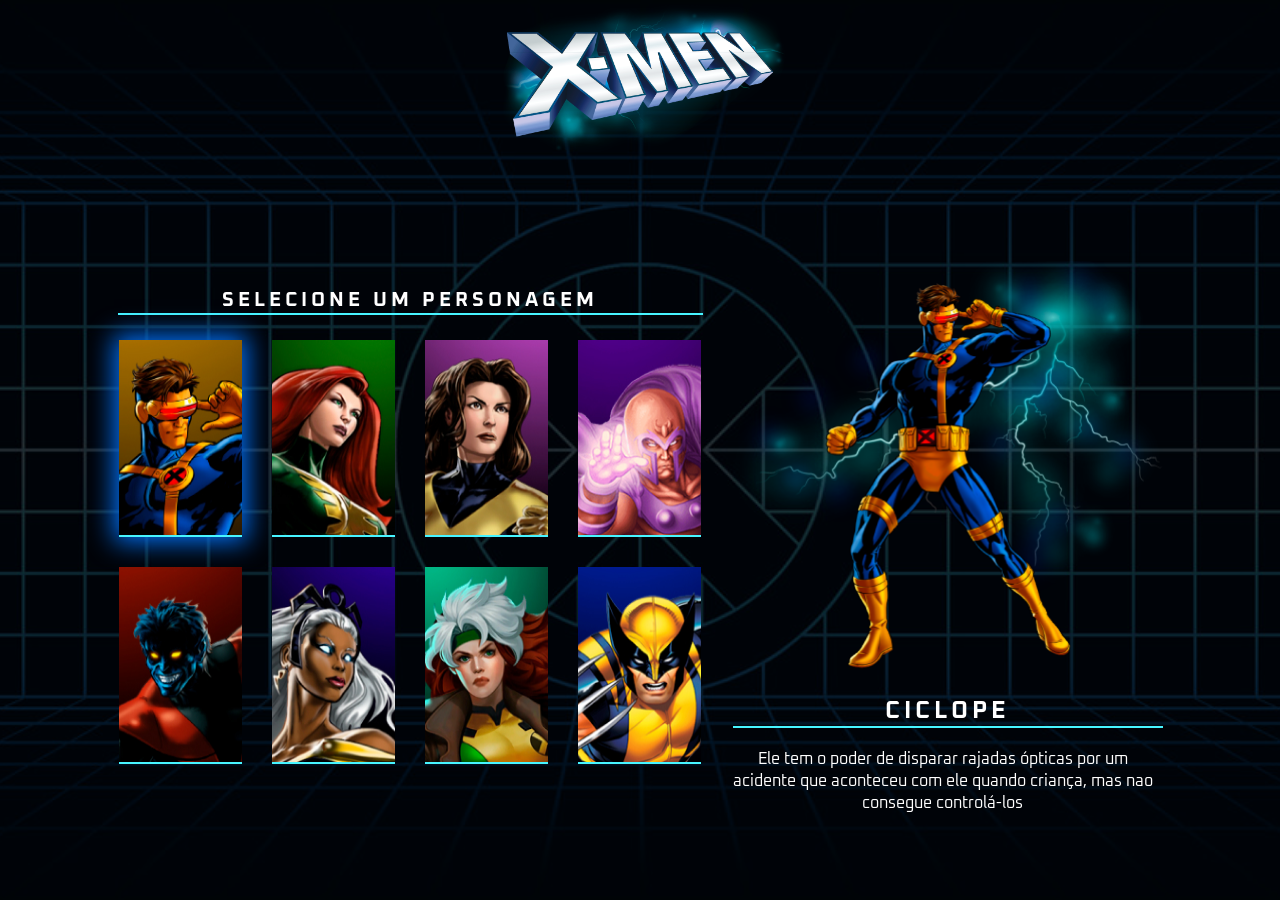
<file: index.html>
<!DOCTYPE html>
<html lang="pt-BR">

<head>
    <meta charset="UTF-8">
    <meta name="viewport" content="width=device-width, initial-scale=1.0">
    <title>Projeto X- Men - Semana do Zero ao Programador Contratado</title>
    <link rel="shortcut icon" href="src/image/logo.svg" type="image/x-icon">
    <link rel="preconnect" href="https://fonts.googleapis.com">
    <link rel="preconnect" href="https://fonts.gstatic.com" crossorigin>
    <link href="https://fonts.googleapis.com/css2?family=Oxanium:wght@300;400;700&display=swap" rel="stylesheet">
    <link rel="stylesheet" href="src/css/reset.css">
    <link rel="stylesheet" href="src/css/estilos.css">
    <link rel="stylesheet" href="src/css/responsivo.css">
</head>

<body>
    <header class="cabecalho">
        <img class="logo" src="src/image/logo.svg" alt="Logo X-men">
    </header>
    <main class="selecao-de-personagens">
        <section class="personagens">
            <h1 class="titulo">Selecione um personagem</h1>
            <ul class="lista-de-personagens">
                <li class="personagem selecionado" id="ciclope" data-name="Ciclope"
                    data-description="Ele tem o poder de disparar rajadas ópticas por um acidente que aconteceu com ele quando criança, mas não consegue controlá-los">
                    <img src="src/image/card-ciclope.jpg" alt="Pesonagem ciclope">
                </li>
                <li class="personagem" id="jean-grey" data-name="Jean Greay"
                    data-description="Jean Grey é uma mutante nível ômega e o principal avatar da Força Fênix, no qual manifesta poderes cósmicos. A telepatia e telecinese">
                    <img src="src/image/card-jean-grey.jpg" alt="Pesonagem jean-grey">
                </li>
                <li class="personagem" id="lince-negra" data-name="Lince Negra"
                    data-description="Ela tem o poder de atravessar matéria sólida,campos de energia,rajadas ópticas, continuando intacta,e também tem o poder de andar no ar">
                    <img src="src/image/card-lince-negra.jpg" alt="Pesonagem lince-negra">
                </li>
                <li class="personagem" id="magneto" data-name="Magneto"
                    data-description="Ele tem o poder de magnetocinese, ou seja, controlar objetos de metal e criar campos magnéticos">
                    <img src="src/image/card-magneto.jpg" alt="Pesonagem magneto">
                </li>
                <li class="personagem" id="noturno" data-name="Noturno"
                    data-description="Ele é um mutante que nasceu com cauda, orelhas pontudas e com o poder de se Teletransportar">
                    <img src="src/image/card-noturno.jpg" alt="Pesonagem noturno">
                </li>
                <li class="personagem" id="tempestade" data-name="Tempestade"
                    data-description="Tem o poder de controlar as forças da natureza, muito poderosa ela pode produzir raios, chuvas, gelos, ventos, neblina, entre outros efeitos">
                    <img src="src/image/card-tempestade.jpg" alt="Pesonagem tempestade">
                </li>
                <li class="personagem" id="vampira" data-name="Vampira"
                    data-description="Ela tem o poder de absorver a vitalidade e memória das pessoas que toca ou no caso dos mutantes os poderes e a memória, mas só temporariamente">
                    <img src="src/image/card-vampira.jpg" alt="Pesonagem vampira">
                </li>
                <li class="personagem" id="wolverine" data-name="Wolverine"
                    data-description="Poderes. Garras Metálicas. Fator de Cura Regenerativo, Super Agilidade.">
                    <img src="src/image/card-wolverine.jpg" alt="Pesonagem wolverine">
                </li>
            </ul>
        </section>
        <section class="personagem-selecionado">
            <img class="personagem-grande" src="src/image/card-ciclope.png" alt="Pesonagem Selecionado">
            <div class="informacoes-personagens">
                <h2 class="nome-personagem" id="nome-personagem">Ciclope</h2>
                <p class="descricao-personagem" id="descricao-personagem">Ele tem o poder de disparar rajadas ópticas
                    por um acidente que aconteceu com ele quando criança, mas nao consegue controlá-los</p>
            </div>
        </section>
    </main>

    <script src="src/js/index.js"></script>

</body>
</html>
</file>
<file: src/css/estilos.css>
/*#font-family: 'Oxanium', cursive*/

body {
    font-family: 'Oxanium', cursive;
    background-color: #000000;
    color: #ffffff;
}

body::before {
    content: "";
    background-image: url(../image/bg-desktop.jpg);
    background-repeat: no-repeat;
    background-size: cover;
    background-position: center;
    width: 100%;
    height: 100%;
    position: absolute;
    z-index: -1;
    opacity: 0.2;
}

.cabecalho {
    display: flex;
    justify-content: center;
}

.selecao-de-personagens {
    display: flex;
    align-items: center;
    gap: 30px;
    min-height: calc(100vh - 152px);
    justify-content: center;
}

.selecao-de-personagens .personagens {
    display: flex;
    flex-direction: column;
    align-items: center;
    max-width: 585px;
    gap: 25px;
}

.selecao-de-personagens .titulo {
    font-size: 20px;
    letter-spacing: 4px;
    text-transform: uppercase;
    border-bottom: 2px solid #47f4ff;
    width: 100%;
    text-align: center;

}

.selecao-de-personagens .lista-de-personagens {
    display: flex;
    flex-wrap: wrap;
    gap: 30px;
    justify-content: center;
}

.lista-de-personagens .personagem img {
    width: 100%;
    height: 100%;
    border-bottom: 2px solid #47f4ff;
}

.lista-de-personagens .personagem.selecionado {
    box-shadow: 0px 0px 24px 5px #0271f7;
}

.personagem-selecionado {
    text-align: center;
    max-height: 530px;

}

.personagem-selecionado .personagem-grande {
    width: 430px;
    height: 430px;
}

.personagem-selecionado .nome-personagem {
    border-bottom: 2px solid #47f4ff;
    letter-spacing: 4px;
    text-transform: uppercase;
}

.personagem-selecionado .descricao-personagem {
    font-size: 16px;
    line-height: 22px;
    text-align: center;
    margin-top: 20px;
    width: 420px
}
</file>
<file: src/css/responsivo.css>
@media (max-width: 1120px) {
    .cabecalho .logo {
        max-width: 190px;
    }

    .selecao-de-personagens {
        flex-direction: column-reverse;
        max-width: 420px;
        margin: 0 auto;
    }

    .selecao-de-personagens .lista-de-personagens {
        gap: 9px;
    }

    .selecao-de-personagens .personagens {
        margin-top: 37px;

    }

    .selecao-de-personagens .titulo {
        font-size: 15px;
    }

    .selecao-de-personagens .personagens img {
        width: 80px;
    }

    .personagem-selecionado .personagem-grande {
        width: 340px;
        height: 340px;
    }

    .personagem-selecionado .descricao-personagem {
        width: 80%;
        font-size: 16px;
        margin: 20px auto;
    }
}
</file>
